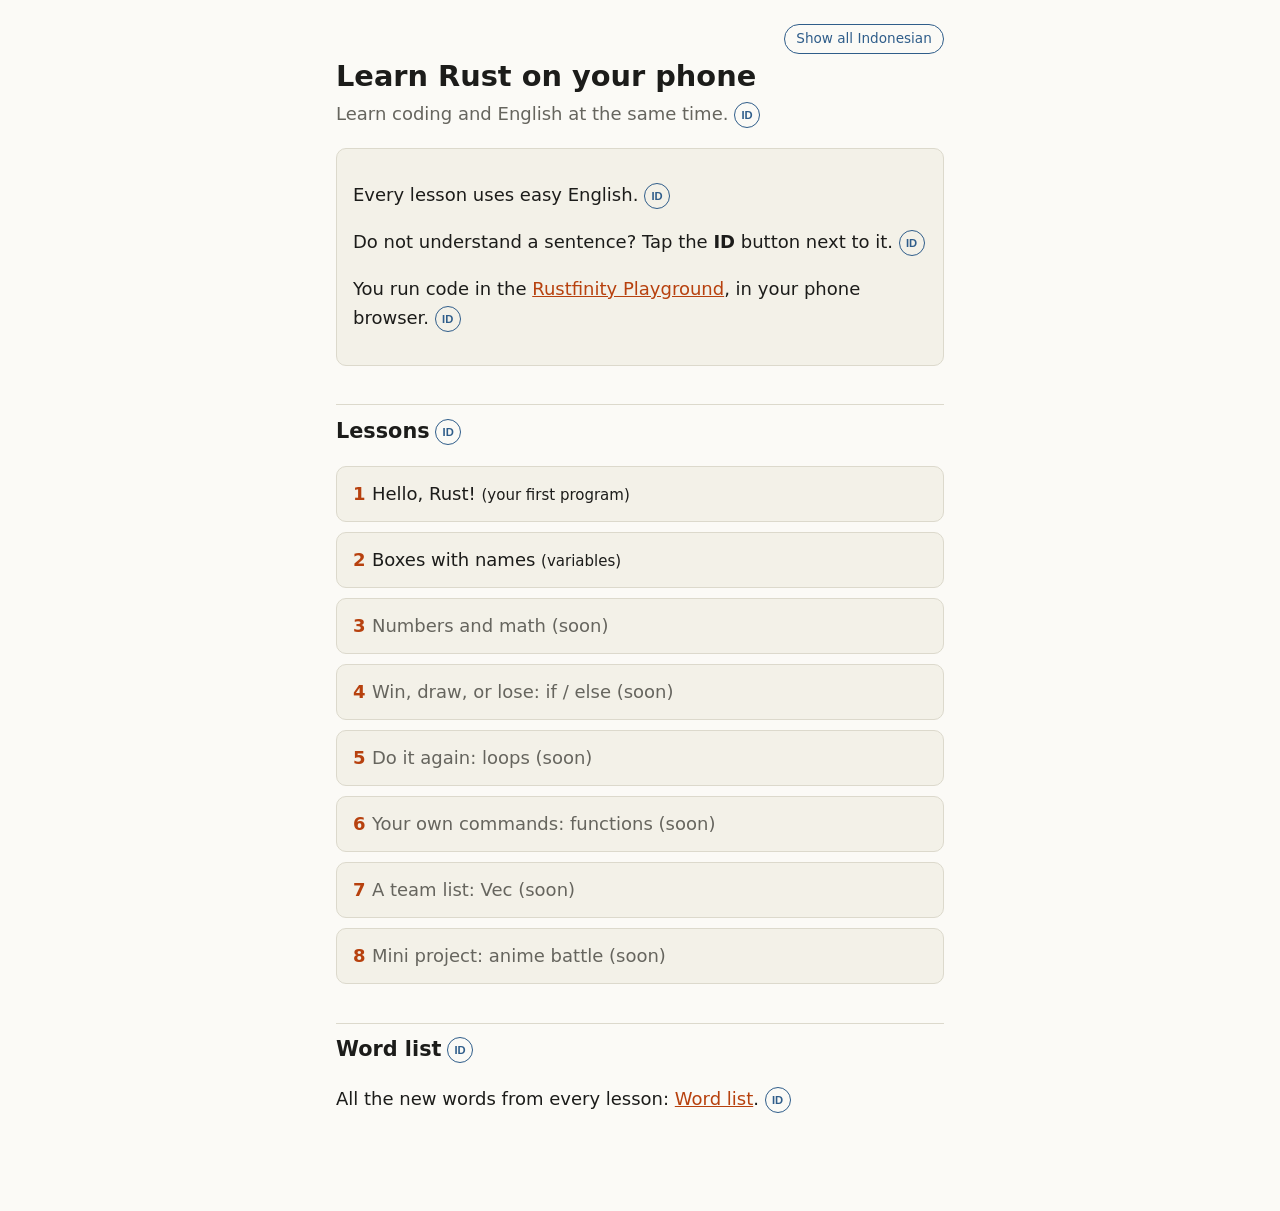
<file: index.html>
<!doctype html>
<html lang="en">
<head>
<meta charset="utf-8">
<meta name="viewport" content="width=device-width, initial-scale=1">
<title>Rust Basics</title>
<link rel="stylesheet" href="assets/style.css">
</head>
<body>
<main>
<div class="topbar">
  <span></span>
  <button class="tr-all" type="button" data-tr-all>Show all Indonesian</button>
</div>

<h1>Learn Rust on your phone</h1>
<p class="sub" data-id="Belajar coding dan bahasa Inggris sekaligus.">Learn coding and English at the same time.</p>

<div class="card">
  <p data-id="Semua pelajaran dalam bahasa Inggris yang mudah.">Every lesson uses easy English.</p>
  <p data-id="Tidak paham satu kalimat? Tap tombol ID di sebelahnya.">Do not understand a sentence? Tap the <b>ID</b> button next to it.</p>
  <p data-id="Kamu menjalankan kode di Rustfinity Playground, langsung dari browser HP.">You run code in the <a href="https://www.rustfinity.com/playground" target="_blank" rel="noopener">Rustfinity Playground</a>, in your phone browser.</p>
</div>

<h2 data-id="Pelajaran">Lessons</h2>
<ul class="lesson-list">
  <li data-lesson="0001"><a href="lessons/0001-hello-rust.html"><span class="num">1</span>Hello, Rust! <small>(your first program)</small></a></li>
  <li data-lesson="0002"><a href="lessons/0002-variables.html"><span class="num">2</span>Boxes with names <small>(variables)</small></a></li>
  <li><span class="soon"><span class="num">3</span>Numbers and math (soon)</span></li>
  <li><span class="soon"><span class="num">4</span>Win, draw, or lose: if / else (soon)</span></li>
  <li><span class="soon"><span class="num">5</span>Do it again: loops (soon)</span></li>
  <li><span class="soon"><span class="num">6</span>Your own commands: functions (soon)</span></li>
  <li><span class="soon"><span class="num">7</span>A team list: Vec (soon)</span></li>
  <li><span class="soon"><span class="num">8</span>Mini project: anime battle (soon)</span></li>
</ul>

<h2 data-id="Kamus kecil">Word list</h2>
<p data-id="Semua kata baru dari setiap pelajaran.">All the new words from every lesson: <a href="reference/words.html">Word list</a>.</p>
</main>
<script src="assets/lesson.js"></script>
</body>
</html>
</file>
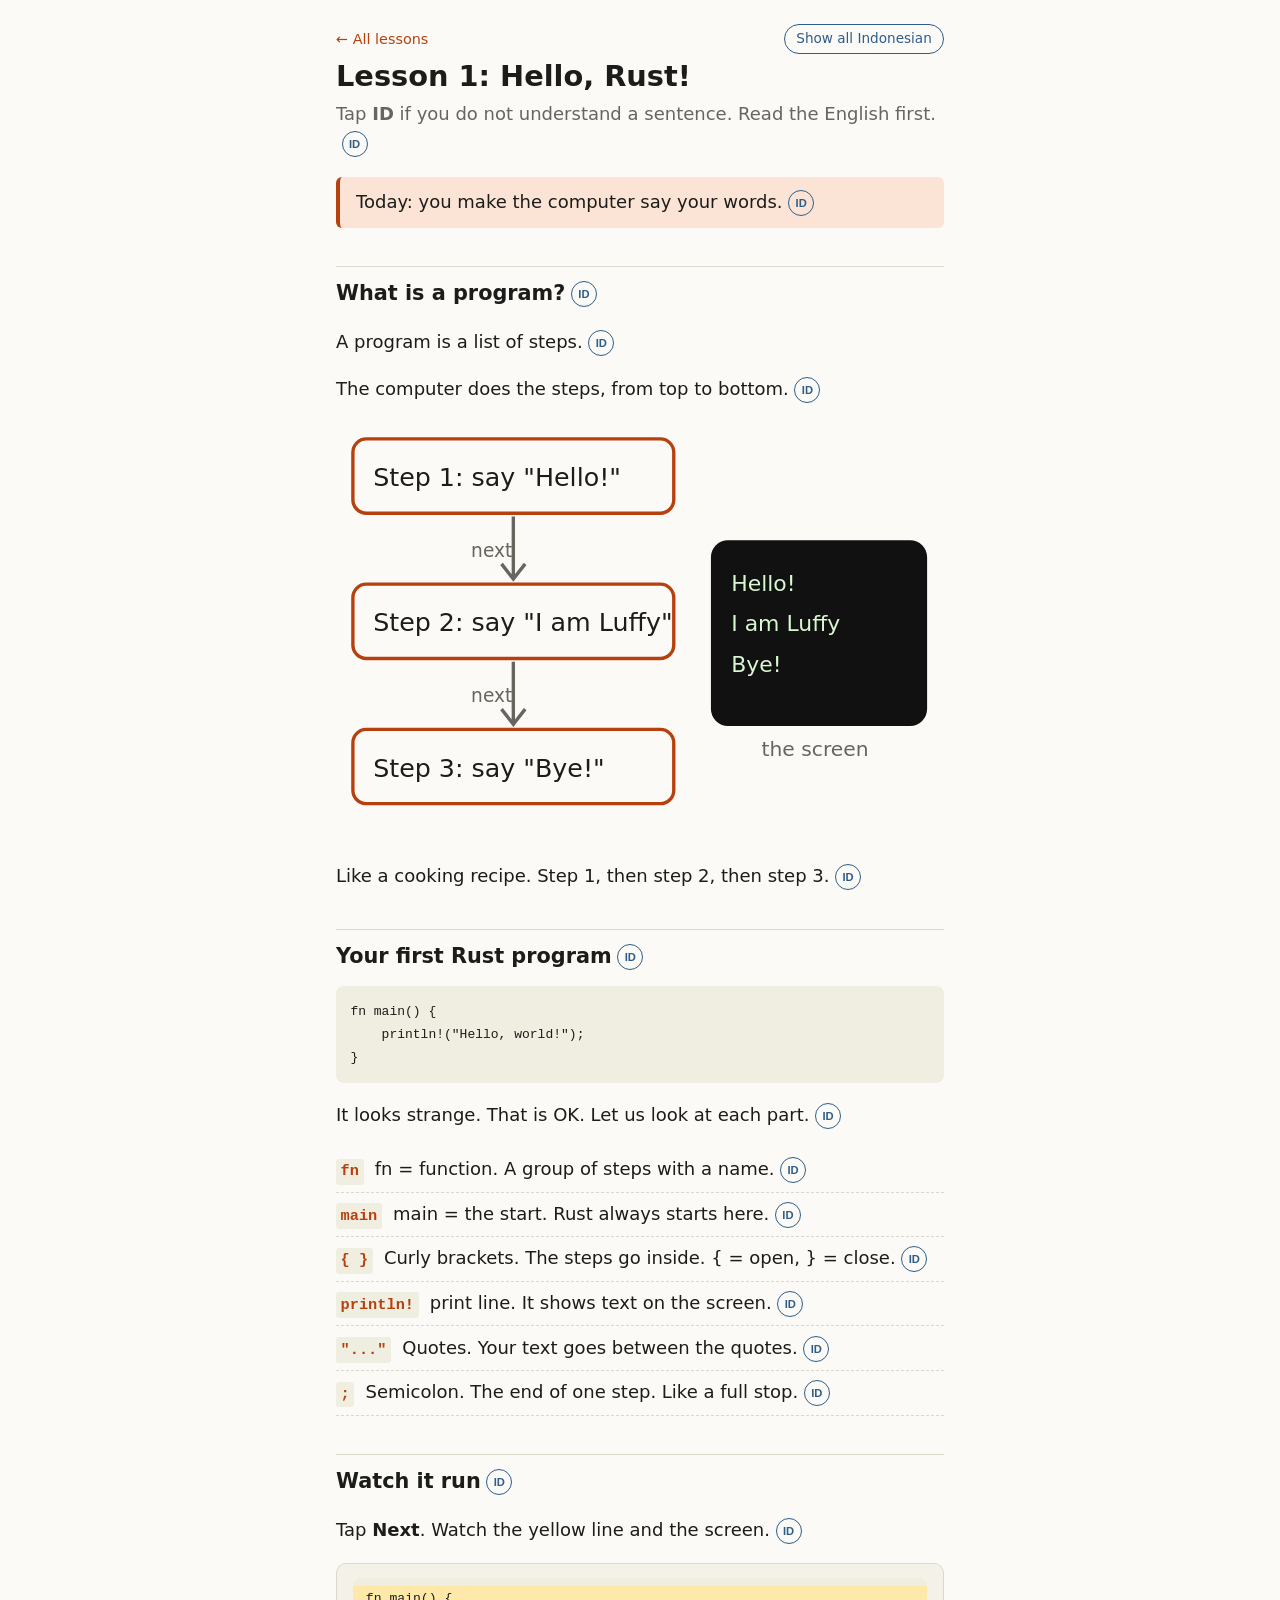
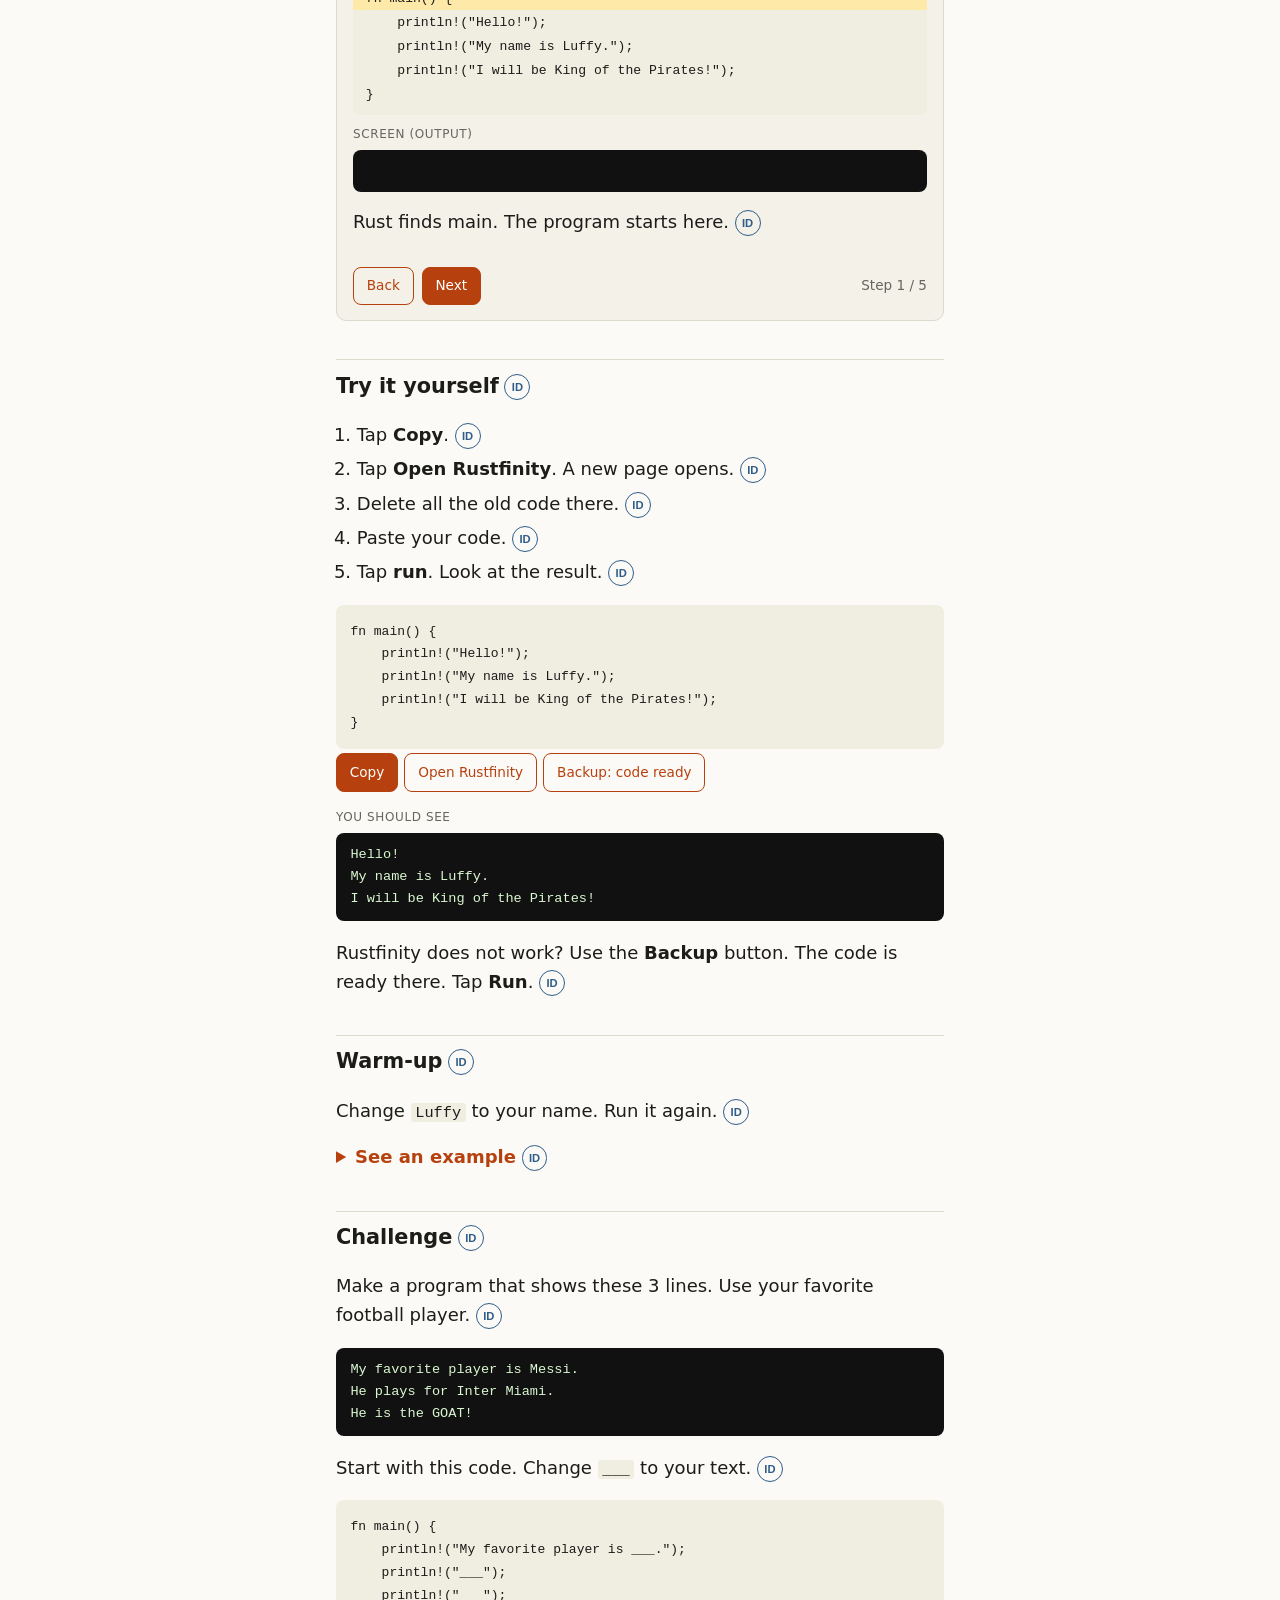
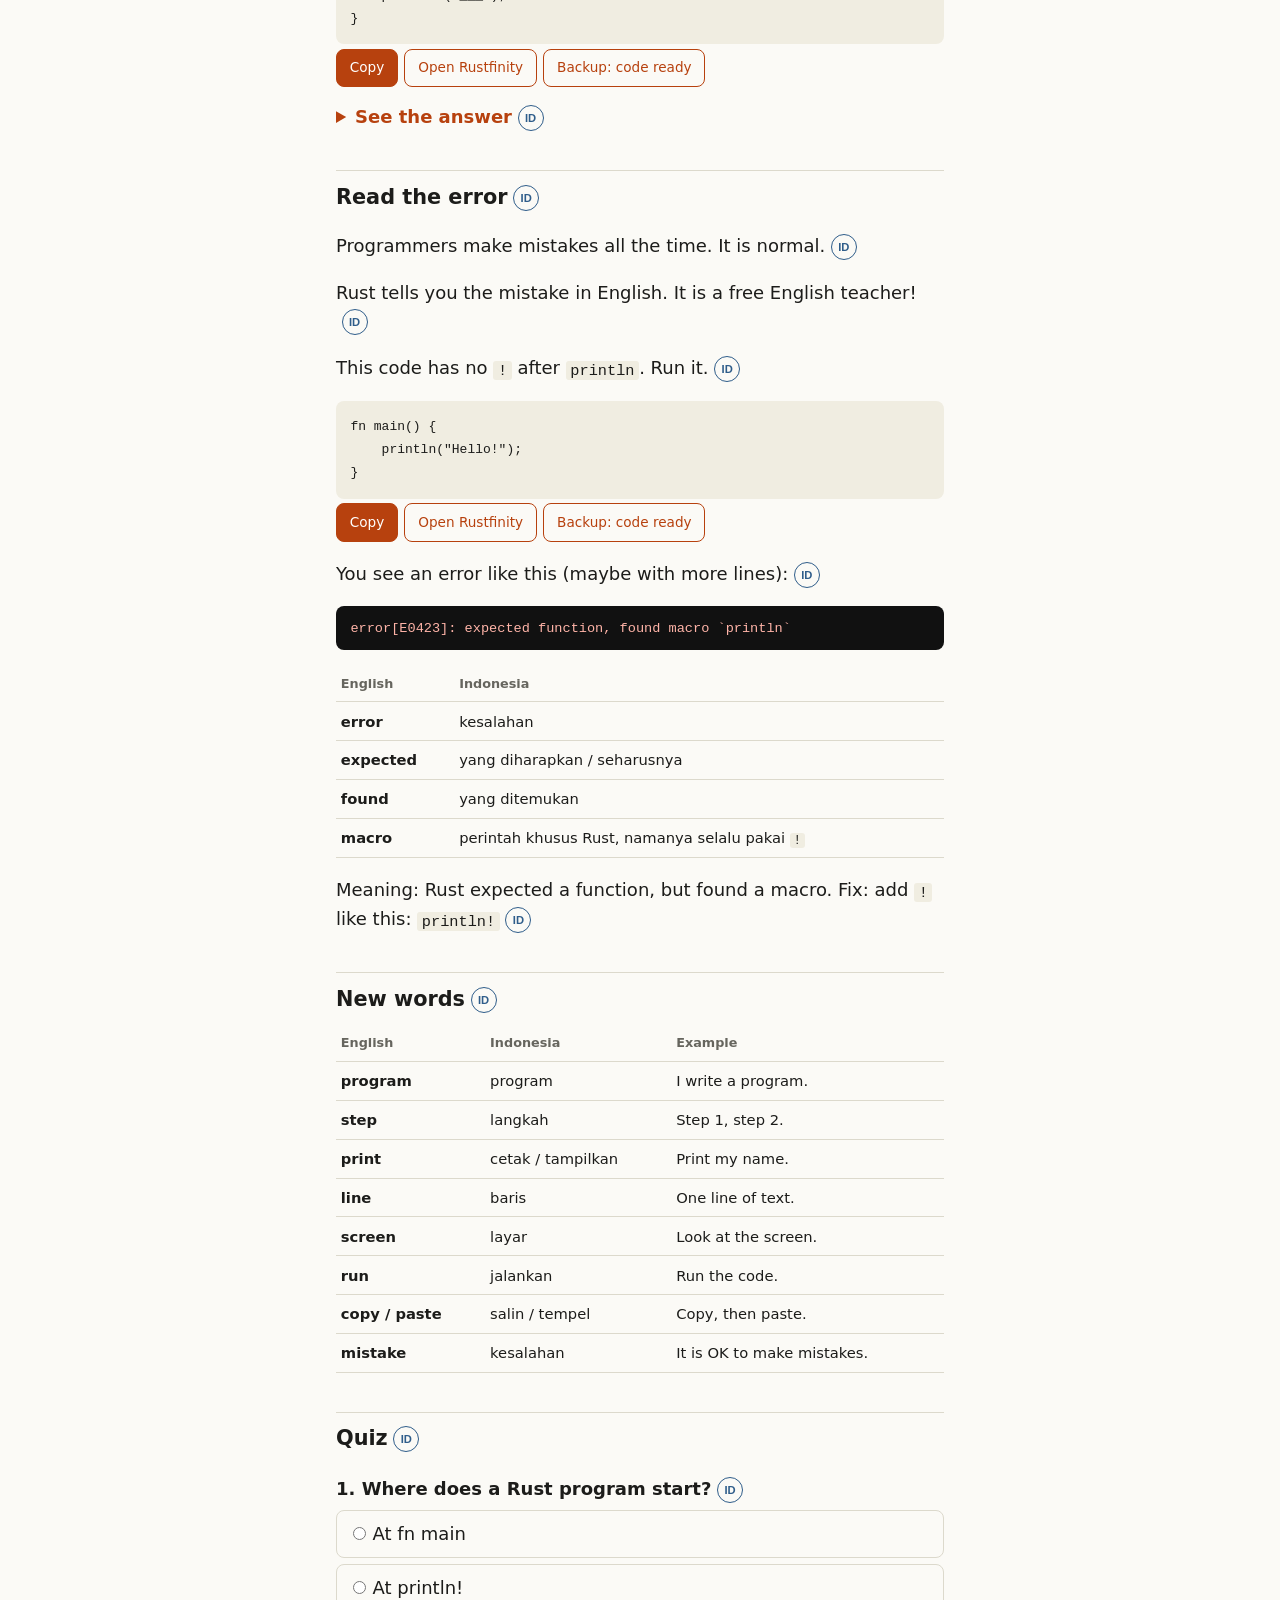
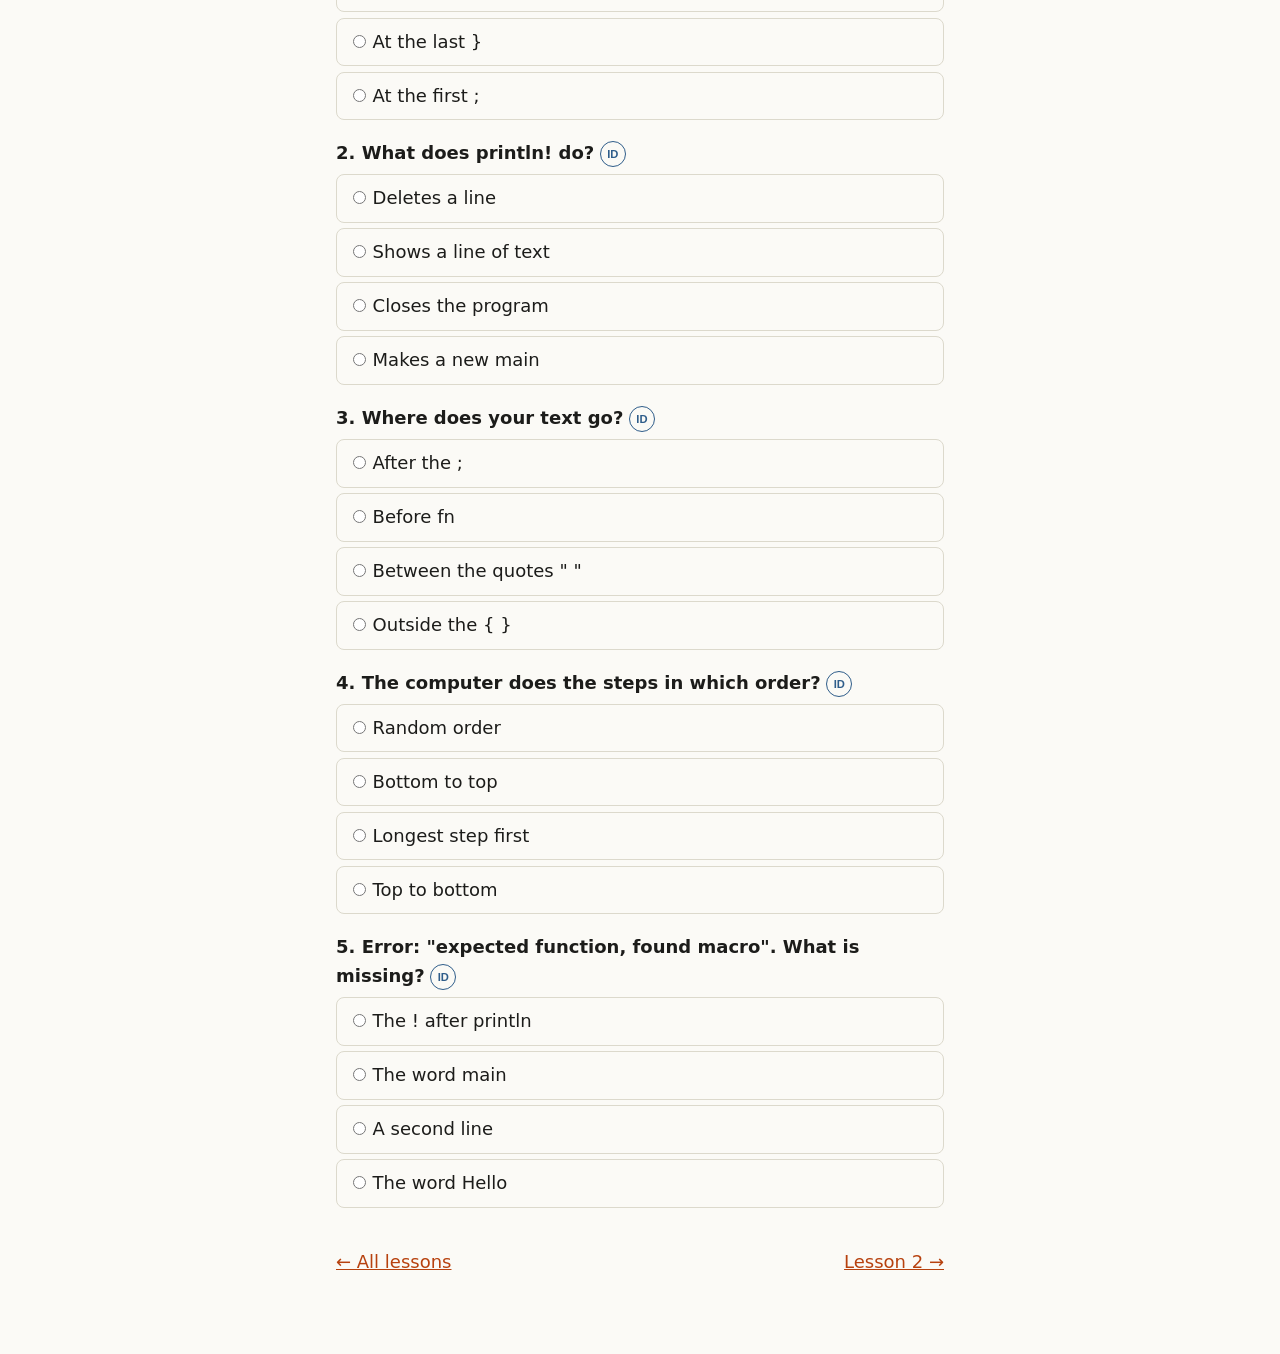
<file: lessons/0001-hello-rust.html>
<!doctype html>
<html lang="en">
<head>
<meta charset="utf-8">
<meta name="viewport" content="width=device-width, initial-scale=1">
<title>Lesson 1: Hello, Rust</title>
<link rel="stylesheet" href="../assets/style.css">
</head>
<body>
<main>
<div class="topbar">
  <a href="../index.html">&larr; All lessons</a>
  <button class="tr-all" type="button" data-tr-all>Show all Indonesian</button>
</div>

<h1>Lesson 1: Hello, Rust!</h1>
<p class="sub" data-id="Tap tombol ID kalau kamu tidak paham kalimatnya. Coba baca bahasa Inggrisnya dulu.">Tap <b>ID</b> if you do not understand a sentence. Read the English first.</p>

<p class="goal" data-id="Hari ini: kamu membuat komputer mengucapkan kata-katamu.">Today: you make the computer say your words.</p>

<!-- ============ 1 ============ -->
<h2 data-id="Apa itu program?">What is a program?</h2>
<p data-id="Program adalah daftar langkah.">A program is a list of steps.</p>
<p data-id="Komputer menjalankan langkah-langkahnya, dari atas ke bawah.">The computer does the steps, from top to bottom.</p>

<svg viewBox="0 0 360 250" role="img" aria-label="Steps go down one by one, then the screen shows text">
  <rect x="10" y="10" width="190" height="44" rx="8" fill="none" stroke="currentColor" style="stroke:var(--accent)" stroke-width="2"/>
  <text x="22" y="38" font-size="15">Step 1: say "Hello!"</text>
  <rect x="10" y="96" width="190" height="44" rx="8" fill="none" style="stroke:var(--accent)" stroke-width="2"/>
  <text x="22" y="124" font-size="15">Step 2: say "I am Luffy"</text>
  <rect x="10" y="182" width="190" height="44" rx="8" fill="none" style="stroke:var(--accent)" stroke-width="2"/>
  <text x="22" y="210" font-size="15">Step 3: say "Bye!"</text>
  <path d="M105 56 V92 M98 84 L105 93 L112 84" fill="none" style="stroke:var(--muted)" stroke-width="2"/>
  <path d="M105 142 V178 M98 170 L105 179 L112 170" fill="none" style="stroke:var(--muted)" stroke-width="2"/>
  <text x="80" y="80" font-size="11" style="fill:var(--muted)">next</text>
  <text x="80" y="166" font-size="11" style="fill:var(--muted)">next</text>
  <rect x="222" y="70" width="128" height="110" rx="10" fill="#111"/>
  <text x="234" y="100" font-size="13" style="fill:#d9f7d0" font-family="monospace">Hello!</text>
  <text x="234" y="124" font-size="13" style="fill:#d9f7d0" font-family="monospace">I am Luffy</text>
  <text x="234" y="148" font-size="13" style="fill:#d9f7d0" font-family="monospace">Bye!</text>
  <text x="252" y="198" font-size="12" style="fill:var(--muted)">the screen</text>
</svg>

<p data-id="Seperti resep masakan. Langkah 1, lalu langkah 2, lalu langkah 3.">Like a cooking recipe. Step 1, then step 2, then step 3.</p>

<!-- ============ 2 ============ -->
<h2 data-id="Program Rust pertamamu">Your first Rust program</h2>
<pre><code>fn main() {
    println!("Hello, world!");
}</code></pre>
<p data-id="Kelihatannya aneh. Tidak apa-apa. Ayo lihat setiap bagian.">It looks strange. That is OK. Let us look at each part.</p>

<ul class="anatomy">
  <li><code>fn</code><span data-id="fn = function (fungsi). Sebuah kelompok langkah yang punya nama.">fn = function. A group of steps with a name.</span></li>
  <li><code>main</code><span data-id="main = utama. Rust selalu mulai dari sini.">main = the start. Rust always starts here.</span></li>
  <li><code>{ }</code><span data-id="Kurung kurawal. Langkah-langkah ada di dalamnya. { = buka, } = tutup.">Curly brackets. The steps go inside. { = open, } = close.</span></li>
  <li><code>println!</code><span data-id="print line = cetak satu baris. Menampilkan teks di layar.">print line. It shows text on the screen.</span></li>
  <li><code>"..."</code><span data-id="Tanda kutip. Teks kamu ada di antara tanda kutip.">Quotes. Your text goes between the quotes.</span></li>
  <li><code>;</code><span data-id="Titik koma. Akhir dari satu langkah. Seperti titik di akhir kalimat.">Semicolon. The end of one step. Like a full stop.</span></li>
</ul>

<!-- ============ 3 ============ -->
<h2 data-id="Lihat programnya berjalan">Watch it run</h2>
<p data-id="Tap Next. Lihat baris yang kuning dan layarnya.">Tap <b>Next</b>. Watch the yellow line and the screen.</p>

<div class="card stepper" data-stepper>
<script type="application/json">
{
  "code": [
    "fn main() {",
    "    println!(\"Hello!\");",
    "    println!(\"My name is Luffy.\");",
    "    println!(\"I will be King of the Pirates!\");",
    "}"
  ],
  "steps": [
    {"line": 0, "say": "Rust finds main. The program starts here.", "say_id": "Rust mencari main. Program mulai dari sini."},
    {"line": 1, "print": "Hello!", "say": "Step 1. println! shows Hello! on the screen.", "say_id": "Langkah 1. println! menampilkan Hello! di layar."},
    {"line": 2, "print": "My name is Luffy.", "say": "Step 2. A new line appears under the first one.", "say_id": "Langkah 2. Baris baru muncul di bawah baris pertama."},
    {"line": 3, "print": "I will be King of the Pirates!", "say": "Step 3. One more line.", "say_id": "Langkah 3. Satu baris lagi."},
    {"line": 4, "say": "The } closes main. The program ends. Done!", "say_id": "Tanda } menutup main. Program selesai."}
  ]
}
</script>
</div>

<!-- ============ 4 ============ -->
<h2 data-id="Coba sendiri">Try it yourself</h2>
<ol class="steps">
  <li data-id="Tap Copy.">Tap <b>Copy</b>.</li>
  <li data-id="Tap Open Rustfinity. Halaman baru terbuka.">Tap <b>Open Rustfinity</b>. A new page opens.</li>
  <li data-id="Hapus semua kode yang lama di sana.">Delete all the old code there.</li>
  <li data-id="Tempel (paste) kodemu.">Paste your code.</li>
  <li data-id="Tap run. Lihat hasilnya di bawah.">Tap <b>run</b>. Look at the result.</li>
</ol>

<pre data-run><code>fn main() {
    println!("Hello!");
    println!("My name is Luffy.");
    println!("I will be King of the Pirates!");
}</code></pre>

<div class="label">You should see</div>
<div class="output">Hello!
My name is Luffy.
I will be King of the Pirates!</div>

<p class="note" data-id="Rustfinity tidak mau terbuka? Pakai tombol Backup. Kodenya sudah siap di sana. Tap Run.">Rustfinity does not work? Use the <b>Backup</b> button. The code is ready there. Tap <b>Run</b>.</p>

<!-- ============ 5 ============ -->
<h2 data-id="Pemanasan">Warm-up</h2>
<p data-id="Ganti Luffy dengan namamu. Jalankan lagi.">Change <code>Luffy</code> to your name. Run it again.</p>
<details>
  <summary data-id="Lihat contoh">See an example</summary>
<pre><code>fn main() {
    println!("Hello!");
    println!("My name is Raka.");
    println!("I will be King of the Pirates!");
}</code></pre>
</details>

<!-- ============ 6 ============ -->
<h2 data-id="Tantangan">Challenge</h2>
<p data-id="Buat program yang menampilkan 3 baris ini. Pakai pemain sepak bola favoritmu.">Make a program that shows these 3 lines. Use your favorite football player.</p>
<div class="output">My favorite player is Messi.
He plays for Inter Miami.
He is the GOAT!</div>
<p data-id="Mulai dari kode ini. Ganti ___ dengan teksmu.">Start with this code. Change <code>___</code> to your text.</p>
<pre data-run><code>fn main() {
    println!("My favorite player is ___.");
    println!("___");
    println!("___");
}</code></pre>
<details>
  <summary data-id="Lihat jawaban">See the answer</summary>
<pre><code>fn main() {
    println!("My favorite player is Messi.");
    println!("He plays for Inter Miami.");
    println!("He is the GOAT!");
}</code></pre>
<p data-id="GOAT = Greatest Of All Time = yang terhebat sepanjang masa.">GOAT = Greatest Of All Time.</p>
</details>

<!-- ============ 7 ============ -->
<h2 data-id="Baca pesan error">Read the error</h2>
<p data-id="Programmer sering membuat kesalahan. Itu normal.">Programmers make mistakes all the time. It is normal.</p>
<p data-id="Rust memberi tahu kesalahannya dalam bahasa Inggris. Dia guru bahasa Inggris gratis!">Rust tells you the mistake in English. It is a free English teacher!</p>
<p data-id="Kode ini tidak punya tanda ! setelah println. Jalankan.">This code has no <code>!</code> after <code>println</code>. Run it.</p>
<pre data-run><code>fn main() {
    println("Hello!");
}</code></pre>
<p data-id="Kamu akan melihat error seperti ini (bisa ada baris lain juga):">You see an error like this (maybe with more lines):</p>
<div class="output err">error[E0423]: expected function, found macro `println`</div>
<table class="words">
  <tr><th>English</th><th>Indonesia</th></tr>
  <tr><td>error</td><td>kesalahan</td></tr>
  <tr><td>expected</td><td>yang diharapkan / seharusnya</td></tr>
  <tr><td>found</td><td>yang ditemukan</td></tr>
  <tr><td>macro</td><td>perintah khusus Rust, namanya selalu pakai <code>!</code></td></tr>
</table>
<p data-id="Artinya: Rust mengharapkan function, tapi menemukan macro. Perbaikan: tambahkan ! seperti ini println!">Meaning: Rust expected a function, but found a macro. Fix: add <code>!</code> like this: <code>println!</code></p>

<!-- ============ 8 ============ -->
<h2 data-id="Kata baru">New words</h2>
<table class="words">
  <tr><th>English</th><th>Indonesia</th><th>Example</th></tr>
  <tr><td>program</td><td>program</td><td>I write a program.</td></tr>
  <tr><td>step</td><td>langkah</td><td>Step 1, step 2.</td></tr>
  <tr><td>print</td><td>cetak / tampilkan</td><td>Print my name.</td></tr>
  <tr><td>line</td><td>baris</td><td>One line of text.</td></tr>
  <tr><td>screen</td><td>layar</td><td>Look at the screen.</td></tr>
  <tr><td>run</td><td>jalankan</td><td>Run the code.</td></tr>
  <tr><td>copy / paste</td><td>salin / tempel</td><td>Copy, then paste.</td></tr>
  <tr><td>mistake</td><td>kesalahan</td><td>It is OK to make mistakes.</td></tr>
</table>

<!-- ============ 9 ============ -->
<h2 data-id="Kuis">Quiz</h2>
<div data-quiz data-lesson="0001">
<script type="application/json">
[
  {"q": "Where does a Rust program start?", "q_id": "Program Rust mulai dari mana?",
   "options": ["At fn main", "At println!", "At the last }", "At the first ;"],
   "answer": 0, "why": "Rust always starts at main.", "why_id": "Rust selalu mulai di main."},
  {"q": "What does println! do?", "q_id": "Apa yang dilakukan println!?",
   "options": ["Deletes a line", "Shows a line of text", "Closes the program", "Makes a new main"],
   "answer": 1, "why": "print line = show one line on the screen.", "why_id": "print line = tampilkan satu baris di layar."},
  {"q": "Where does your text go?", "q_id": "Teksmu ditulis di mana?",
   "options": ["After the ;", "Before fn", "Between the quotes \" \"", "Outside the { }"],
   "answer": 2, "why": "Text goes between the quotes.", "why_id": "Teks ditulis di antara tanda kutip."},
  {"q": "The computer does the steps in which order?", "q_id": "Komputer menjalankan langkah dengan urutan apa?",
   "options": ["Random order", "Bottom to top", "Longest step first", "Top to bottom"],
   "answer": 3, "why": "Top to bottom, one step at a time.", "why_id": "Dari atas ke bawah, satu langkah setiap kali."},
  {"q": "Error: \"expected function, found macro\". What is missing?", "q_id": "Error: \"expected function, found macro\". Apa yang kurang?",
   "options": ["The ! after println", "The word main", "A second line", "The word Hello"],
   "answer": 0, "why": "println is a macro. A macro needs !", "why_id": "println adalah macro. Macro perlu tanda !"}
]
</script>
</div>

<div class="next">
  <a href="../index.html">&larr; All lessons</a>
  <a href="0002-variables.html">Lesson 2 &rarr;</a>
</div>
</main>
<script src="../assets/lesson.js"></script>
</body>
</html>
</file>
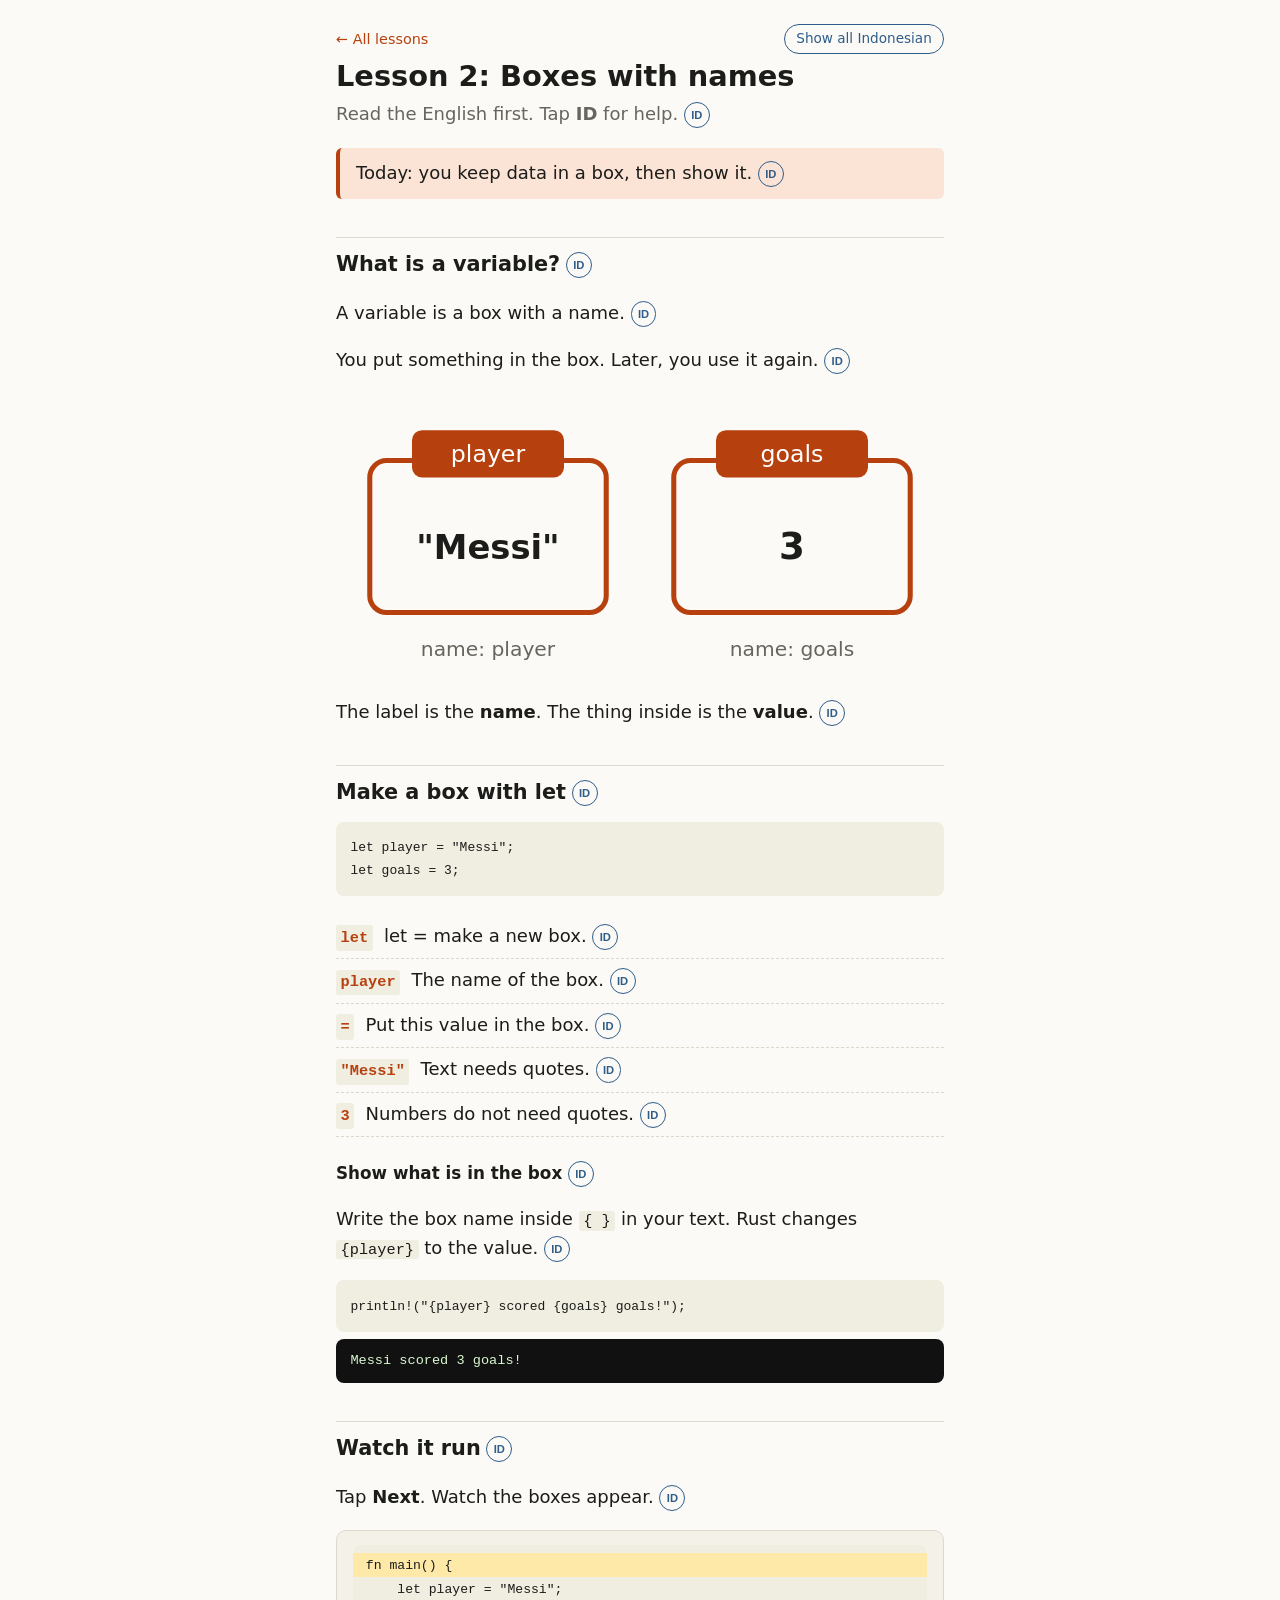
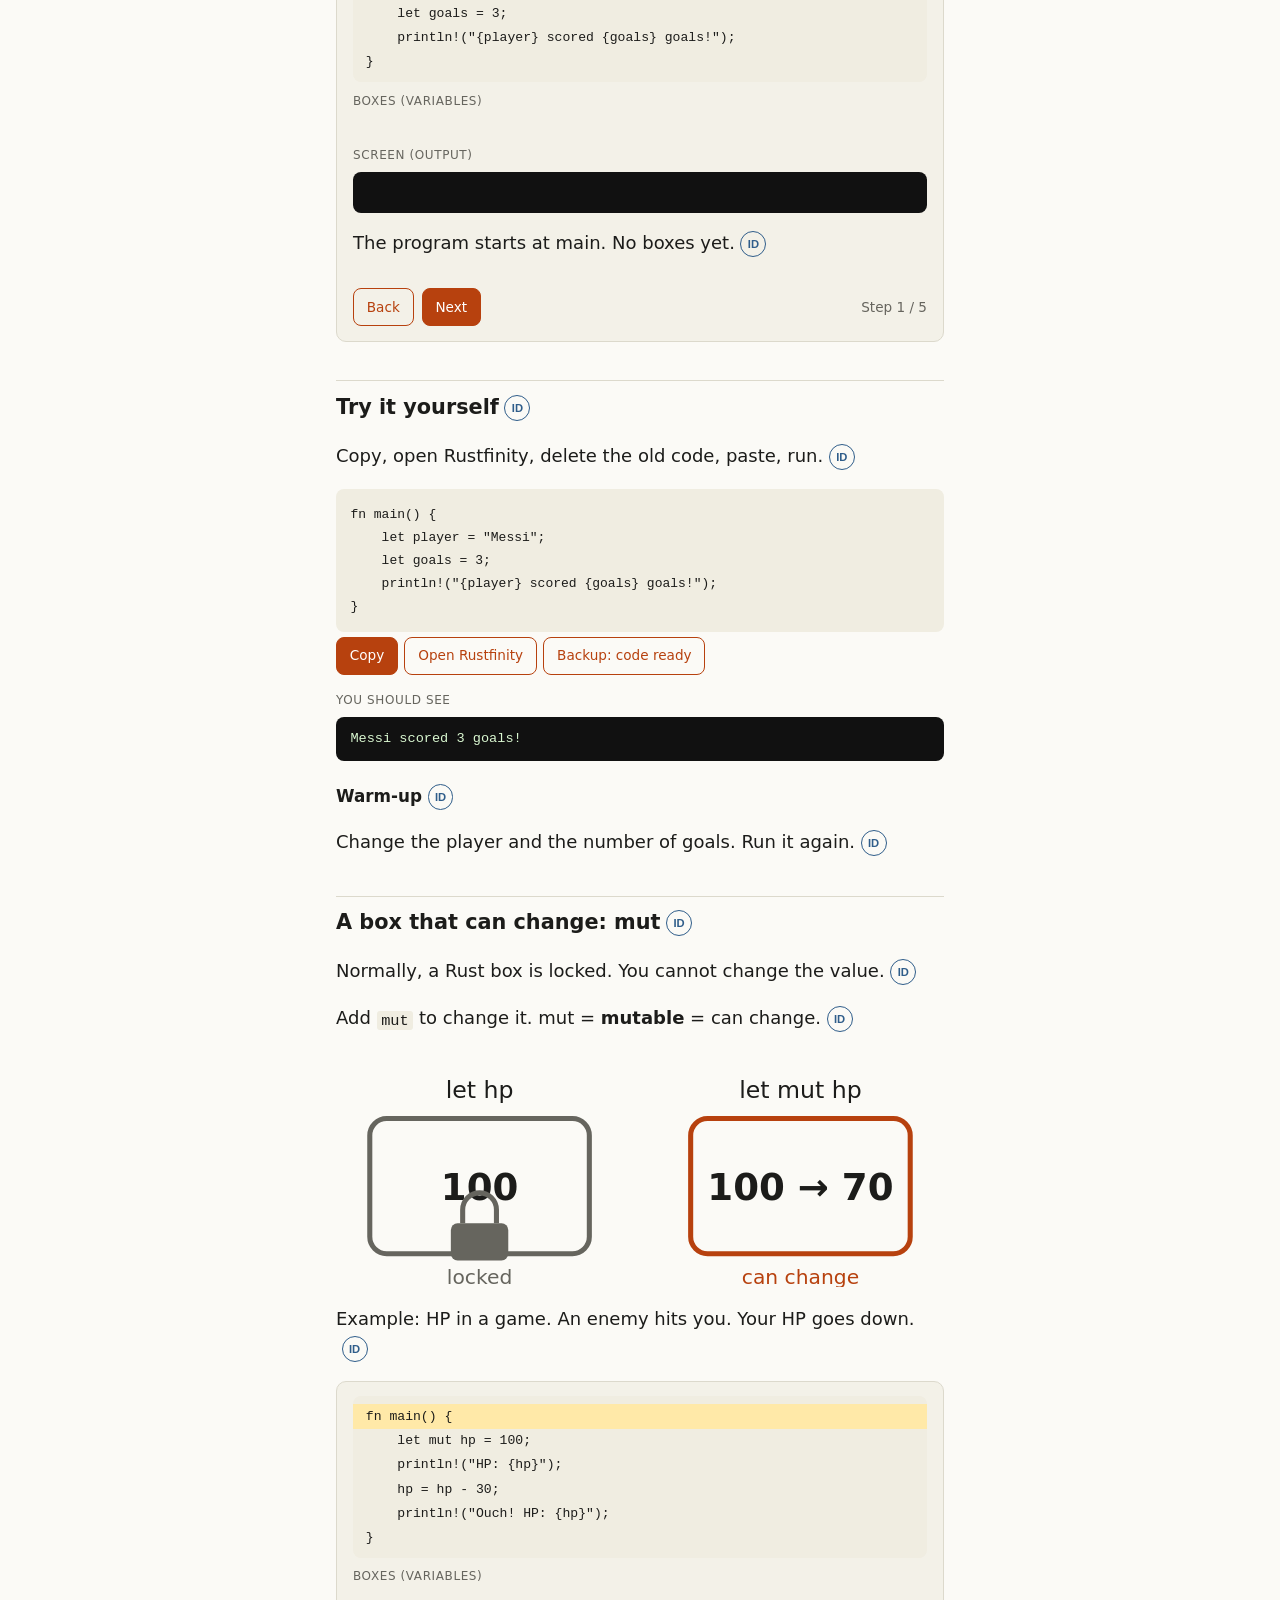
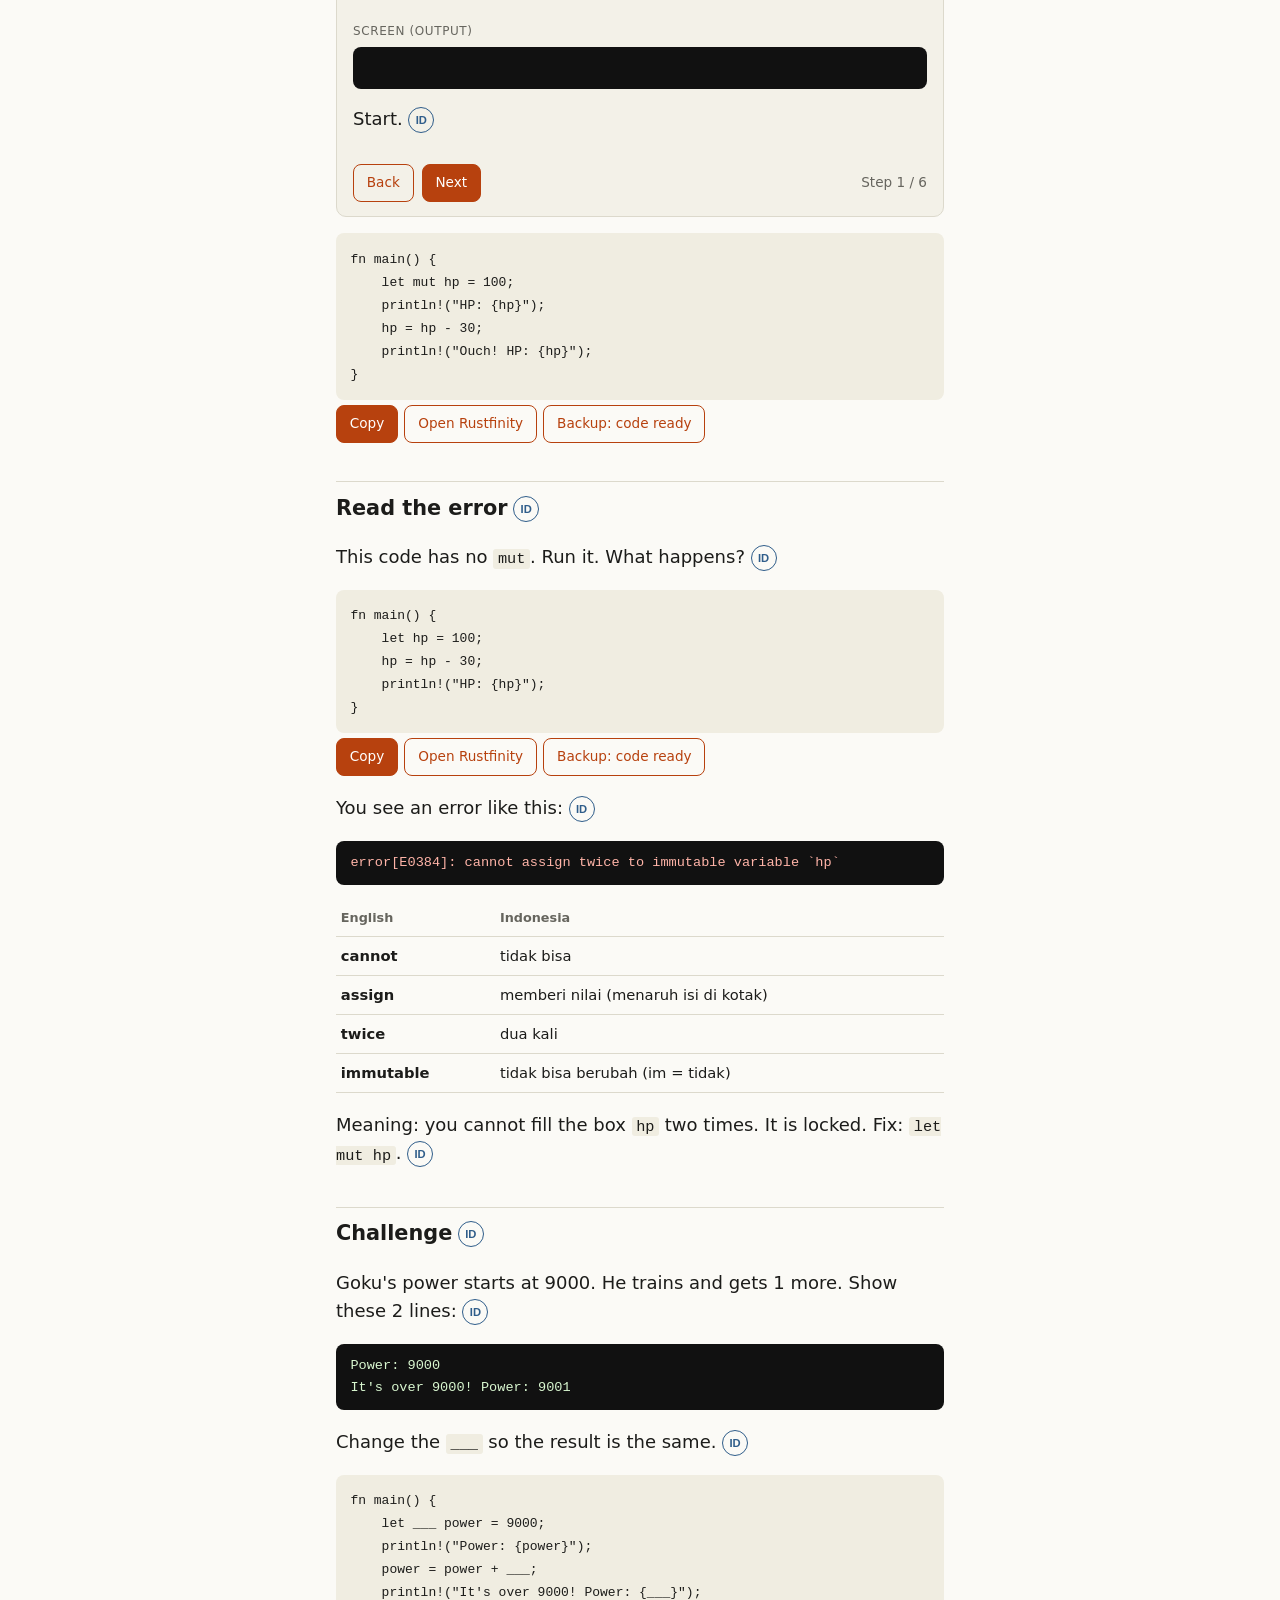
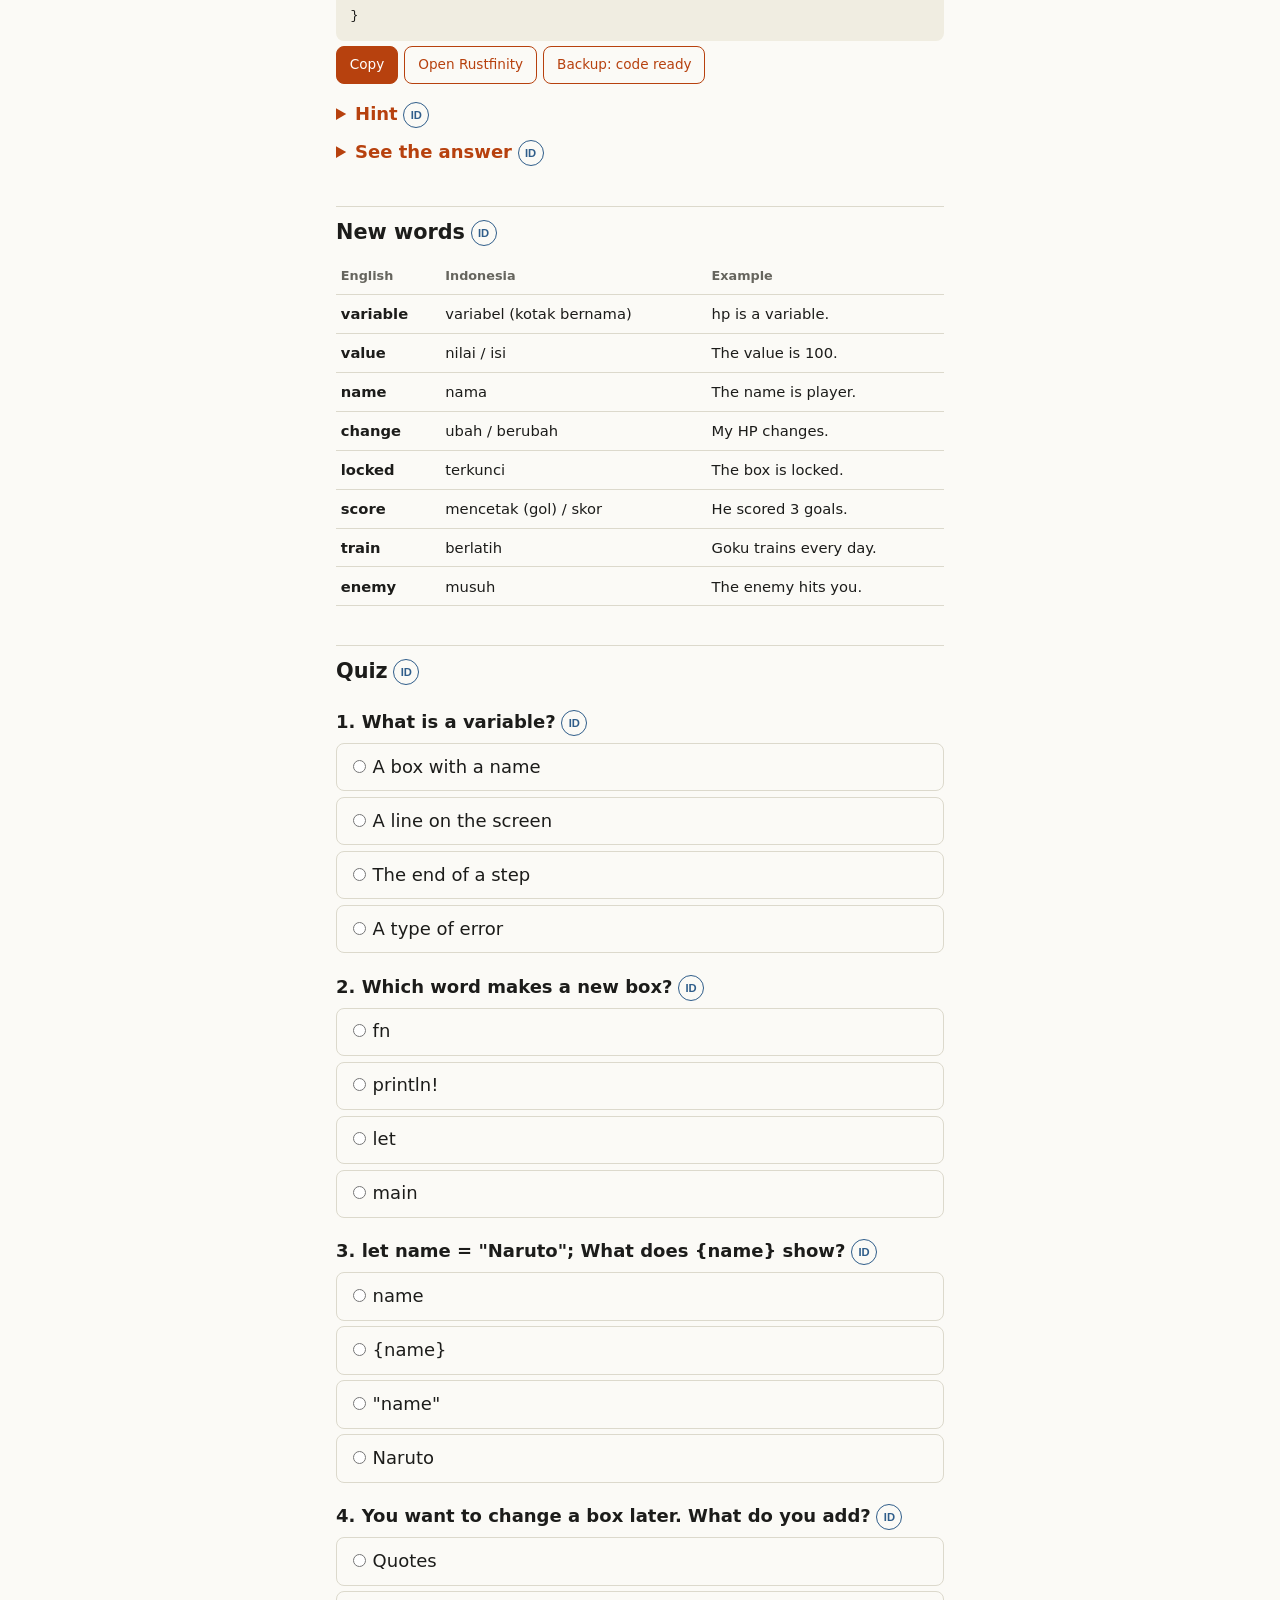
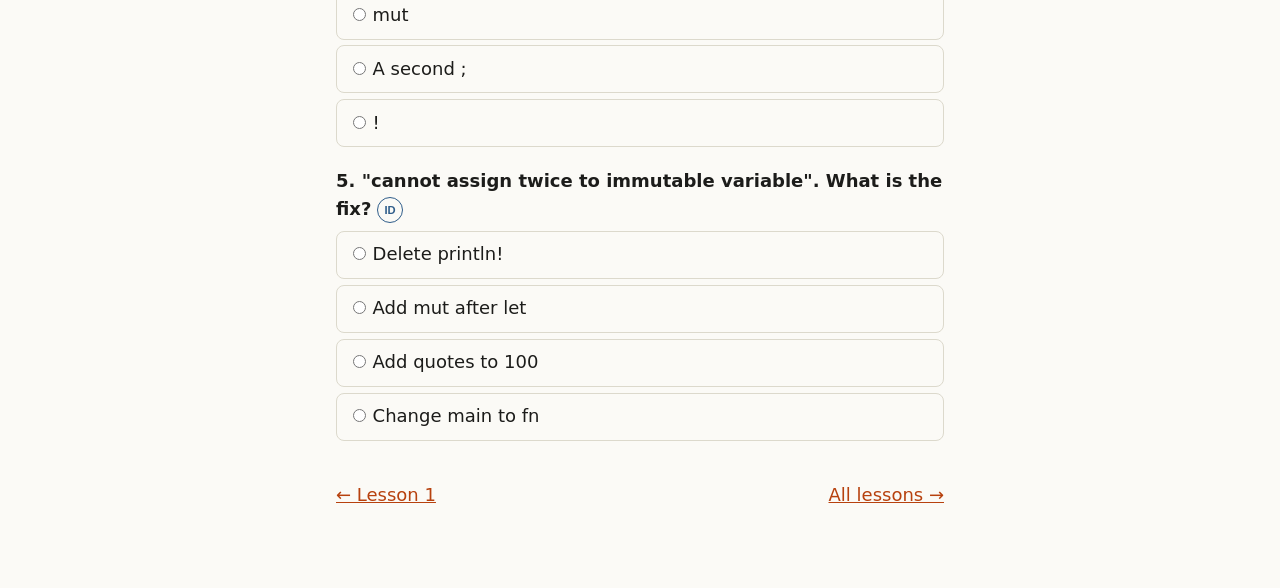
<file: lessons/0002-variables.html>
<!doctype html>
<html lang="en">
<head>
<meta charset="utf-8">
<meta name="viewport" content="width=device-width, initial-scale=1">
<title>Lesson 2: Variables</title>
<link rel="stylesheet" href="../assets/style.css">
</head>
<body>
<main>
<div class="topbar">
  <a href="../index.html">&larr; All lessons</a>
  <button class="tr-all" type="button" data-tr-all>Show all Indonesian</button>
</div>

<h1>Lesson 2: Boxes with names</h1>
<p class="sub" data-id="Baca bahasa Inggrisnya dulu. Tap ID kalau perlu bantuan.">Read the English first. Tap <b>ID</b> for help.</p>

<p class="goal" data-id="Hari ini: kamu menyimpan data di dalam kotak, lalu menampilkannya.">Today: you keep data in a box, then show it.</p>

<!-- ============ 1 ============ -->
<h2 data-id="Apa itu variable?">What is a variable?</h2>
<p data-id="Variable adalah kotak yang punya nama.">A variable is a box with a name.</p>
<p data-id="Kamu menaruh sesuatu di dalam kotak. Nanti kamu memakainya lagi.">You put something in the box. Later, you use it again.</p>

<svg viewBox="0 0 360 170" role="img" aria-label="Two boxes: player holds Messi, goals holds 3">
  <rect x="20" y="40" width="140" height="90" rx="10" fill="none" style="stroke:var(--accent)" stroke-width="3"/>
  <rect x="45" y="22" width="90" height="28" rx="6" style="fill:var(--accent)"/>
  <text x="90" y="41" font-size="14" text-anchor="middle" style="fill:#fff" font-family="monospace">player</text>
  <text x="90" y="98" font-size="20" text-anchor="middle" font-weight="700" font-family="monospace">"Messi"</text>
  <rect x="200" y="40" width="140" height="90" rx="10" fill="none" style="stroke:var(--accent)" stroke-width="3"/>
  <rect x="225" y="22" width="90" height="28" rx="6" style="fill:var(--accent)"/>
  <text x="270" y="41" font-size="14" text-anchor="middle" style="fill:#fff" font-family="monospace">goals</text>
  <text x="270" y="98" font-size="22" text-anchor="middle" font-weight="700" font-family="monospace">3</text>
  <text x="90" y="156" font-size="12" text-anchor="middle" style="fill:var(--muted)">name: player</text>
  <text x="270" y="156" font-size="12" text-anchor="middle" style="fill:var(--muted)">name: goals</text>
</svg>

<p data-id="Label = nama kotak. Isi = nilai (value).">The label is the <b>name</b>. The thing inside is the <b>value</b>.</p>

<!-- ============ 2 ============ -->
<h2 data-id="Membuat kotak dengan let">Make a box with let</h2>
<pre><code>let player = "Messi";
let goals = 3;</code></pre>
<ul class="anatomy">
  <li><code>let</code><span data-id="let = buat kotak baru.">let = make a new box.</span></li>
  <li><code>player</code><span data-id="Nama kotaknya.">The name of the box.</span></li>
  <li><code>=</code><span data-id="Taruh nilai ini di dalam kotak.">Put this value in the box.</span></li>
  <li><code>"Messi"</code><span data-id="Teks perlu tanda kutip.">Text needs quotes.</span></li>
  <li><code>3</code><span data-id="Angka tidak perlu tanda kutip.">Numbers do not need quotes.</span></li>
</ul>

<h3 data-id="Tampilkan isi kotak">Show what is in the box</h3>
<p data-id="Tulis nama kotak di dalam { } di teksmu. Rust mengganti {player} dengan isinya.">Write the box name inside <code>{ }</code> in your text. Rust changes <code>{player}</code> to the value.</p>
<pre><code>println!("{player} scored {goals} goals!");</code></pre>
<div class="output">Messi scored 3 goals!</div>

<!-- ============ 3 ============ -->
<h2 data-id="Lihat programnya berjalan">Watch it run</h2>
<p data-id="Tap Next. Lihat kotak-kotaknya muncul.">Tap <b>Next</b>. Watch the boxes appear.</p>

<div class="card stepper" data-stepper>
<script type="application/json">
{
  "code": [
    "fn main() {",
    "    let player = \"Messi\";",
    "    let goals = 3;",
    "    println!(\"{player} scored {goals} goals!\");",
    "}"
  ],
  "steps": [
    {"line": 0, "say": "The program starts at main. No boxes yet.", "say_id": "Program mulai di main. Belum ada kotak."},
    {"line": 1, "boxes": {"player": "\"Messi\""}, "say": "let makes a box. Its name is player. Inside: \"Messi\".", "say_id": "let membuat kotak bernama player. Isinya: \"Messi\"."},
    {"line": 2, "boxes": {"player": "\"Messi\"", "goals": "3"}, "say": "A second box. Its name is goals. Inside: 3.", "say_id": "Kotak kedua bernama goals. Isinya: 3."},
    {"line": 3, "boxes": {"player": "\"Messi\"", "goals": "3"}, "print": "Messi scored 3 goals!", "say": "Rust looks in the boxes. {player} becomes Messi. {goals} becomes 3.", "say_id": "Rust melihat isi kotak. {player} jadi Messi. {goals} jadi 3."},
    {"line": 4, "boxes": {"player": "\"Messi\"", "goals": "3"}, "say": "The end. Done!", "say_id": "Selesai!"}
  ]
}
</script>
</div>

<!-- ============ 4 ============ -->
<h2 data-id="Coba sendiri">Try it yourself</h2>
<p data-id="Copy, buka Rustfinity, hapus kode lama, paste, lalu run.">Copy, open Rustfinity, delete the old code, paste, run.</p>
<pre data-run><code>fn main() {
    let player = "Messi";
    let goals = 3;
    println!("{player} scored {goals} goals!");
}</code></pre>
<div class="label">You should see</div>
<div class="output">Messi scored 3 goals!</div>

<h3 data-id="Pemanasan">Warm-up</h3>
<p data-id="Ganti pemainnya dan jumlah golnya. Jalankan lagi.">Change the player and the number of goals. Run it again.</p>

<!-- ============ 5 ============ -->
<h2 data-id="Kotak yang bisa berubah: mut">A box that can change: mut</h2>
<p data-id="Biasanya kotak di Rust terkunci. Isinya tidak bisa diganti.">Normally, a Rust box is locked. You cannot change the value.</p>
<p data-id="Tambahkan mut supaya bisa diganti. mut = mutable = bisa berubah.">Add <code>mut</code> to change it. mut = <b>mutable</b> = can change.</p>

<svg viewBox="0 0 360 140" role="img" aria-label="A locked box and an open box marked mut">
  <rect x="20" y="40" width="130" height="80" rx="10" fill="none" style="stroke:var(--muted)" stroke-width="3"/>
  <text x="85" y="28" font-size="14" text-anchor="middle" font-family="monospace">let hp</text>
  <text x="85" y="88" font-size="22" text-anchor="middle" font-weight="700" font-family="monospace">100</text>
  <rect x="68" y="102" width="34" height="22" rx="4" style="fill:var(--muted)"/>
  <path d="M75 102 V94 a10 10 0 0 1 20 0 V102" fill="none" style="stroke:var(--muted)" stroke-width="3"/>
  <text x="85" y="138" font-size="12" text-anchor="middle" style="fill:var(--muted)">locked</text>
  <rect x="210" y="40" width="130" height="80" rx="10" fill="none" style="stroke:var(--accent)" stroke-width="3"/>
  <text x="275" y="28" font-size="14" text-anchor="middle" font-family="monospace">let mut hp</text>
  <text x="275" y="88" font-size="22" text-anchor="middle" font-weight="700" font-family="monospace">100 → 70</text>
  <text x="275" y="138" font-size="12" text-anchor="middle" style="fill:var(--accent)">can change</text>
</svg>

<p data-id="Contoh: HP di game. Kamu kena serang, HP turun.">Example: HP in a game. An enemy hits you. Your HP goes down.</p>

<div class="card stepper" data-stepper>
<script type="application/json">
{
  "code": [
    "fn main() {",
    "    let mut hp = 100;",
    "    println!(\"HP: {hp}\");",
    "    hp = hp - 30;",
    "    println!(\"Ouch! HP: {hp}\");",
    "}"
  ],
  "steps": [
    {"line": 0, "say": "Start.", "say_id": "Mulai."},
    {"line": 1, "boxes": {"hp": "100"}, "say": "A box called hp. It has mut, so it can change.", "say_id": "Kotak bernama hp. Ada mut, jadi isinya bisa berubah."},
    {"line": 2, "boxes": {"hp": "100"}, "print": "HP: 100", "say": "Show the HP.", "say_id": "Tampilkan HP."},
    {"line": 3, "boxes": {"hp": "70"}, "say": "The enemy hits! Take 100, minus 30. Put 70 back in the box.", "say_id": "Musuh menyerang! Ambil 100, kurangi 30. Taruh 70 kembali di kotak."},
    {"line": 4, "boxes": {"hp": "70"}, "print": "Ouch! HP: 70", "say": "Show the new HP.", "say_id": "Tampilkan HP yang baru."},
    {"line": 5, "boxes": {"hp": "70"}, "say": "Done!", "say_id": "Selesai!"}
  ]
}
</script>
</div>

<pre data-run><code>fn main() {
    let mut hp = 100;
    println!("HP: {hp}");
    hp = hp - 30;
    println!("Ouch! HP: {hp}");
}</code></pre>

<!-- ============ 6 ============ -->
<h2 data-id="Baca pesan error">Read the error</h2>
<p data-id="Kode ini tidak punya mut. Jalankan. Apa yang terjadi?">This code has no <code>mut</code>. Run it. What happens?</p>
<pre data-run><code>fn main() {
    let hp = 100;
    hp = hp - 30;
    println!("HP: {hp}");
}</code></pre>
<p data-id="Kamu akan melihat error seperti ini:">You see an error like this:</p>
<div class="output err">error[E0384]: cannot assign twice to immutable variable `hp`</div>
<table class="words">
  <tr><th>English</th><th>Indonesia</th></tr>
  <tr><td>cannot</td><td>tidak bisa</td></tr>
  <tr><td>assign</td><td>memberi nilai (menaruh isi di kotak)</td></tr>
  <tr><td>twice</td><td>dua kali</td></tr>
  <tr><td>immutable</td><td>tidak bisa berubah (im = tidak)</td></tr>
</table>
<p data-id="Artinya: kamu tidak bisa mengisi kotak hp dua kali, karena kotaknya terkunci. Perbaikan: let mut hp.">Meaning: you cannot fill the box <code>hp</code> two times. It is locked. Fix: <code>let mut hp</code>.</p>

<!-- ============ 7 ============ -->
<h2 data-id="Tantangan">Challenge</h2>
<p data-id="Kekuatan Goku mulai dari 9000. Dia berlatih dan dapat tambahan 1. Tampilkan dua baris ini:">Goku's power starts at 9000. He trains and gets 1 more. Show these 2 lines:</p>
<div class="output">Power: 9000
It's over 9000! Power: 9001</div>
<p data-id="Ganti ___ supaya hasilnya sama.">Change the <code>___</code> so the result is the same.</p>
<pre data-run><code>fn main() {
    let ___ power = 9000;
    println!("Power: {power}");
    power = power + ___;
    println!("It's over 9000! Power: {___}");
}</code></pre>
<details>
  <summary data-id="Petunjuk">Hint</summary>
  <p data-id="Kotaknya berubah. Kata apa yang membuat kotak bisa berubah?">The box changes. Which word lets a box change?</p>
</details>
<details>
  <summary data-id="Lihat jawaban">See the answer</summary>
<pre><code>fn main() {
    let mut power = 9000;
    println!("Power: {power}");
    power = power + 1;
    println!("It's over 9000! Power: {power}");
}</code></pre>
</details>

<!-- ============ 8 ============ -->
<h2 data-id="Kata baru">New words</h2>
<table class="words">
  <tr><th>English</th><th>Indonesia</th><th>Example</th></tr>
  <tr><td>variable</td><td>variabel (kotak bernama)</td><td>hp is a variable.</td></tr>
  <tr><td>value</td><td>nilai / isi</td><td>The value is 100.</td></tr>
  <tr><td>name</td><td>nama</td><td>The name is player.</td></tr>
  <tr><td>change</td><td>ubah / berubah</td><td>My HP changes.</td></tr>
  <tr><td>locked</td><td>terkunci</td><td>The box is locked.</td></tr>
  <tr><td>score</td><td>mencetak (gol) / skor</td><td>He scored 3 goals.</td></tr>
  <tr><td>train</td><td>berlatih</td><td>Goku trains every day.</td></tr>
  <tr><td>enemy</td><td>musuh</td><td>The enemy hits you.</td></tr>
</table>

<!-- ============ 9 ============ -->
<h2 data-id="Kuis">Quiz</h2>
<div data-quiz data-lesson="0002">
<script type="application/json">
[
  {"q": "What is a variable?", "q_id": "Apa itu variable?",
   "options": ["A box with a name", "A line on the screen", "The end of a step", "A type of error"],
   "answer": 0, "why": "A variable keeps a value under a name.", "why_id": "Variable menyimpan nilai dengan sebuah nama."},
  {"q": "Which word makes a new box?", "q_id": "Kata apa yang membuat kotak baru?",
   "options": ["fn", "println!", "let", "main"],
   "answer": 2, "why": "let makes a new variable.", "why_id": "let membuat variable baru."},
  {"q": "let name = \"Naruto\"; What does {name} show?", "q_id": "let name = \"Naruto\"; {name} menampilkan apa?",
   "options": ["name", "{name}", "\"name\"", "Naruto"],
   "answer": 3, "why": "Rust puts the value of the box in the text.", "why_id": "Rust memasukkan isi kotak ke dalam teks."},
  {"q": "You want to change a box later. What do you add?", "q_id": "Kamu mau mengubah isi kotak nanti. Apa yang kamu tambahkan?",
   "options": ["Quotes", "mut", "A second ;", "!"],
   "answer": 1, "why": "mut = mutable = can change.", "why_id": "mut = mutable = bisa berubah."},
  {"q": "\"cannot assign twice to immutable variable\". What is the fix?", "q_id": "\"cannot assign twice to immutable variable\". Apa perbaikannya?",
   "options": ["Delete println!", "Add mut after let", "Add quotes to 100", "Change main to fn"],
   "answer": 1, "why": "The box is locked. mut unlocks it.", "why_id": "Kotaknya terkunci. mut membukanya."}
]
</script>
</div>

<div class="next">
  <a href="0001-hello-rust.html">&larr; Lesson 1</a>
  <a href="../index.html">All lessons &rarr;</a>
</div>
</main>
<script src="../assets/lesson.js"></script>
</body>
</html>
</file>
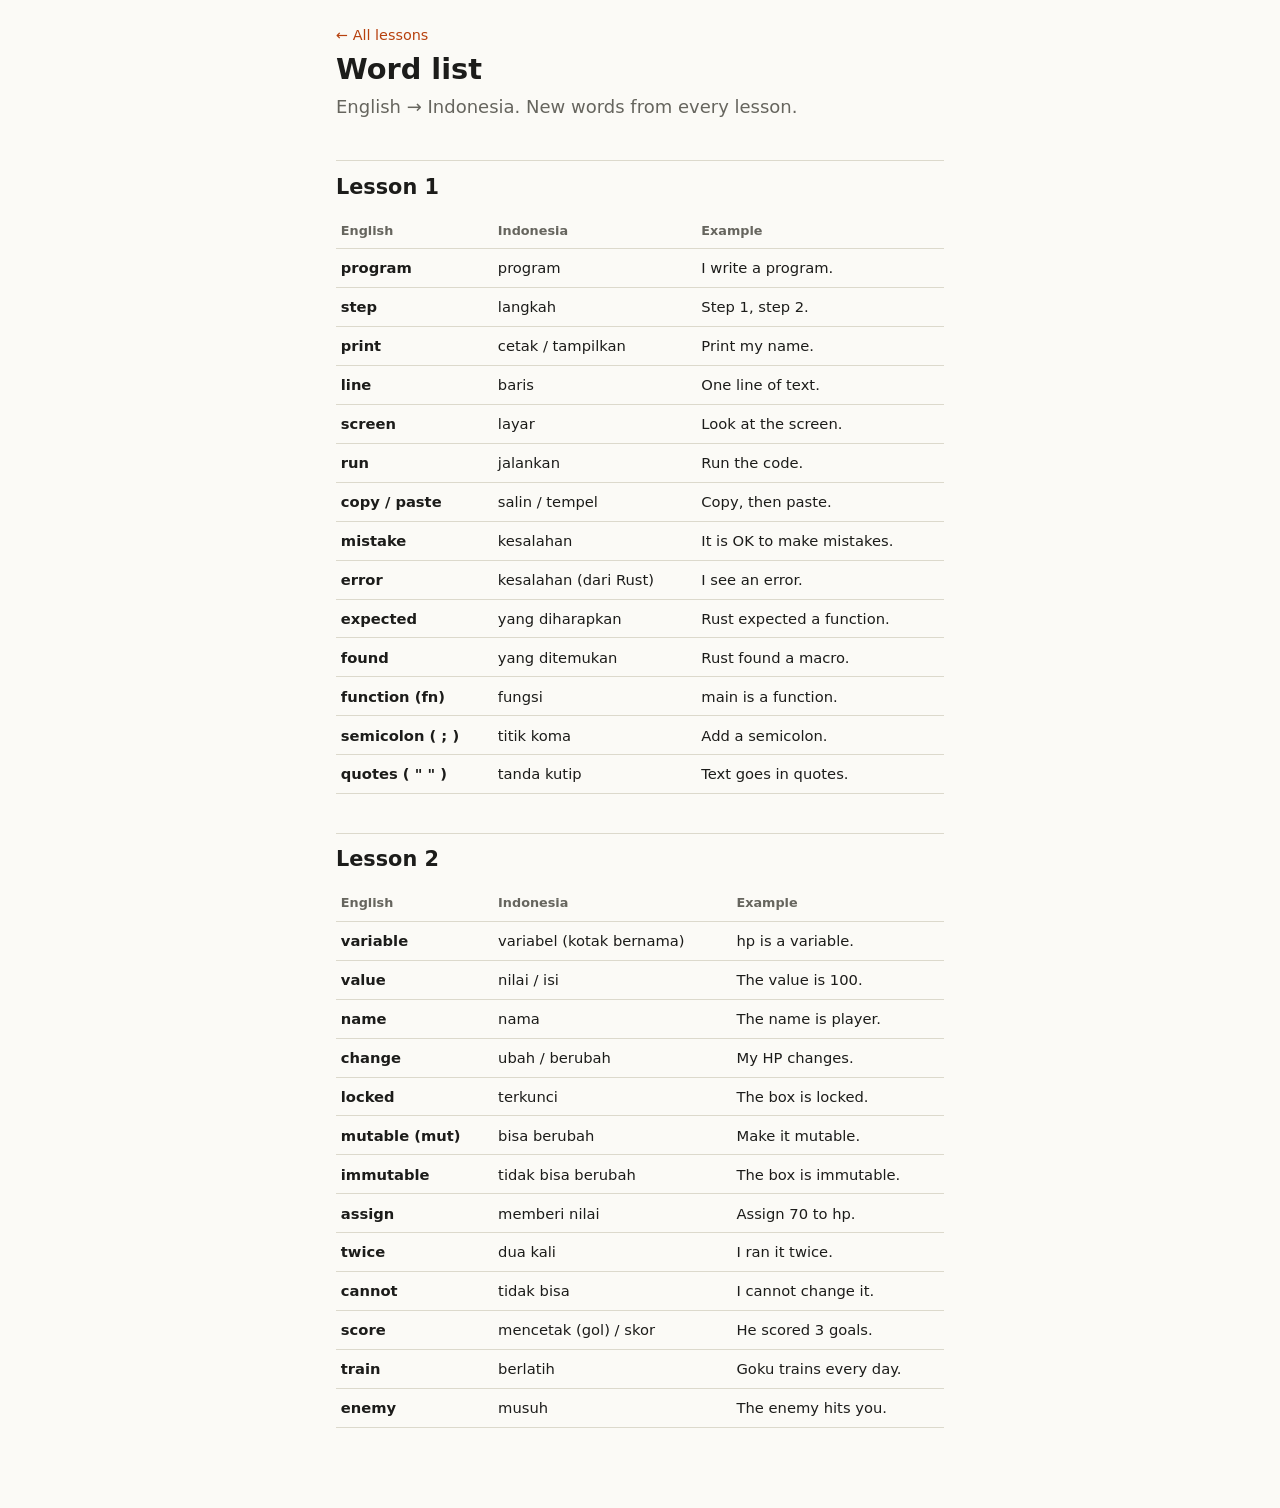
<file: reference/words.html>
<!doctype html>
<html lang="en">
<head>
<meta charset="utf-8">
<meta name="viewport" content="width=device-width, initial-scale=1">
<title>Word List</title>
<link rel="stylesheet" href="../assets/style.css">
</head>
<body>
<main>
<div class="topbar"><a href="../index.html">&larr; All lessons</a></div>
<h1>Word list</h1>
<p class="sub">English → Indonesia. New words from every lesson.</p>

<h2>Lesson 1</h2>
<table class="words">
  <tr><th>English</th><th>Indonesia</th><th>Example</th></tr>
  <tr><td>program</td><td>program</td><td>I write a program.</td></tr>
  <tr><td>step</td><td>langkah</td><td>Step 1, step 2.</td></tr>
  <tr><td>print</td><td>cetak / tampilkan</td><td>Print my name.</td></tr>
  <tr><td>line</td><td>baris</td><td>One line of text.</td></tr>
  <tr><td>screen</td><td>layar</td><td>Look at the screen.</td></tr>
  <tr><td>run</td><td>jalankan</td><td>Run the code.</td></tr>
  <tr><td>copy / paste</td><td>salin / tempel</td><td>Copy, then paste.</td></tr>
  <tr><td>mistake</td><td>kesalahan</td><td>It is OK to make mistakes.</td></tr>
  <tr><td>error</td><td>kesalahan (dari Rust)</td><td>I see an error.</td></tr>
  <tr><td>expected</td><td>yang diharapkan</td><td>Rust expected a function.</td></tr>
  <tr><td>found</td><td>yang ditemukan</td><td>Rust found a macro.</td></tr>
  <tr><td>function (fn)</td><td>fungsi</td><td>main is a function.</td></tr>
  <tr><td>semicolon ( ; )</td><td>titik koma</td><td>Add a semicolon.</td></tr>
  <tr><td>quotes ( " " )</td><td>tanda kutip</td><td>Text goes in quotes.</td></tr>
</table>

<h2>Lesson 2</h2>
<table class="words">
  <tr><th>English</th><th>Indonesia</th><th>Example</th></tr>
  <tr><td>variable</td><td>variabel (kotak bernama)</td><td>hp is a variable.</td></tr>
  <tr><td>value</td><td>nilai / isi</td><td>The value is 100.</td></tr>
  <tr><td>name</td><td>nama</td><td>The name is player.</td></tr>
  <tr><td>change</td><td>ubah / berubah</td><td>My HP changes.</td></tr>
  <tr><td>locked</td><td>terkunci</td><td>The box is locked.</td></tr>
  <tr><td>mutable (mut)</td><td>bisa berubah</td><td>Make it mutable.</td></tr>
  <tr><td>immutable</td><td>tidak bisa berubah</td><td>The box is immutable.</td></tr>
  <tr><td>assign</td><td>memberi nilai</td><td>Assign 70 to hp.</td></tr>
  <tr><td>twice</td><td>dua kali</td><td>I ran it twice.</td></tr>
  <tr><td>cannot</td><td>tidak bisa</td><td>I cannot change it.</td></tr>
  <tr><td>score</td><td>mencetak (gol) / skor</td><td>He scored 3 goals.</td></tr>
  <tr><td>train</td><td>berlatih</td><td>Goku trains every day.</td></tr>
  <tr><td>enemy</td><td>musuh</td><td>The enemy hits you.</td></tr>
</table>
</main>
</body>
</html>
</file>
<file: assets/style.css>
:root {
  --bg: #fbfaf6;
  --fg: #1c1c1a;
  --muted: #66655e;
  --rule: #dcd9cc;
  --accent: #b7410e;
  --accent-soft: #fbe4d6;
  --ok: #1f6b3a;
  --bad: #a3221b;
  --card: #f3f1e8;
  --code-bg: #f0ede1;
  --hl: #ffe9a8;
  --tr: #2f5d8a;
}
@media (prefers-color-scheme: dark) {
  :root {
    --bg: #161612;
    --fg: #ebe8dc;
    --muted: #a29f90;
    --rule: #3a392f;
    --accent: #f08a50;
    --accent-soft: #3b2418;
    --ok: #6cc48b;
    --bad: #ee7b72;
    --card: #1f1f1a;
    --code-bg: #23231d;
    --hl: #5a4a12;
    --tr: #8fbbe6;
  }
}
* { box-sizing: border-box; }
html { -webkit-text-size-adjust: 100%; }
body {
  margin: 0;
  background: var(--bg);
  color: var(--fg);
  font: 18px/1.6 system-ui, -apple-system, "Segoe UI", Roboto, sans-serif;
}
main { max-width: 40rem; margin: 0 auto; padding: 1.5rem 16px 5rem; }
h1 { font-size: 1.8rem; line-height: 1.2; margin: .3rem 0 .4rem; }
h2 { font-size: 1.3rem; margin: 2.4rem 0 .6rem; padding-top: .6rem; border-top: 1px solid var(--rule); }
h3 { font-size: 1.05rem; margin: 1.4rem 0 .4rem; }
a { color: var(--accent); }
.sub { color: var(--muted); margin: 0 0 1.2rem; }
.topbar { display: flex; justify-content: space-between; align-items: center; gap: .5rem; font-size: .9rem; }
.topbar a { text-decoration: none; }

/* translation help */
.tr-btn {
  display: inline-block;
  margin-left: .35rem;
  padding: 0 .4rem;
  font-size: .7rem;
  font-weight: 700;
  line-height: 1.5rem;
  vertical-align: middle;
  border: 1px solid var(--tr);
  color: var(--tr);
  background: transparent;
  border-radius: 999px;
  cursor: pointer;
}
.tr-text { display: block; color: var(--tr); font-size: .9rem; font-style: italic; margin-top: .15rem; }
.tr-text[hidden] { display: none; }
.tr-all {
  font: inherit; font-size: .85rem;
  border: 1px solid var(--tr); color: var(--tr); background: transparent;
  border-radius: 999px; padding: .2rem .7rem; cursor: pointer;
}

/* code */
code, pre { font-family: ui-monospace, "SF Mono", Menlo, Consolas, monospace; font-size: .85em; }
code { background: var(--code-bg); padding: .05em .3em; border-radius: 3px; }
pre {
  background: var(--code-bg);
  padding: .9rem;
  border-radius: 8px;
  overflow-x: auto;
  line-height: 1.5;
  margin: .8rem 0 .3rem;
}
pre code { background: none; padding: 0; }
.run-bar { display: flex; flex-wrap: wrap; gap: .4rem; margin: 0 0 1rem; }
.run-bar button, .run-bar a, .btn {
  font: inherit; font-size: .85rem;
  padding: .45rem .8rem;
  border-radius: 8px;
  border: 1px solid var(--accent);
  background: var(--accent);
  color: #fff;
  text-decoration: none;
  cursor: pointer;
}
.run-bar .ghost, .btn.ghost { background: transparent; color: var(--accent); }
.output {
  background: #111; color: #d9f7d0;
  border-radius: 8px; padding: .7rem .9rem;
  font-family: ui-monospace, Menlo, monospace; font-size: .85rem;
  white-space: pre-wrap; min-height: 2.6rem; margin: .4rem 0 1rem;
}
.output.err { color: #ffb4a8; }
.label { font-size: .75rem; text-transform: uppercase; letter-spacing: .05em; color: var(--muted); margin-top: .6rem; }

/* cards */
.card { background: var(--card); border: 1px solid var(--rule); border-radius: 10px; padding: .9rem 1rem; margin: 1rem 0; }
.goal { border-left: 4px solid var(--accent); background: var(--accent-soft); padding: .7rem 1rem; border-radius: 6px; }
.steps { padding-left: 1.3rem; }
.steps li { margin: .35rem 0; }
details { margin: .6rem 0; }
summary { cursor: pointer; color: var(--accent); font-weight: 600; }
svg { max-width: 100%; height: auto; display: block; margin: .8rem auto; }
svg text { font-family: system-ui, sans-serif; fill: var(--fg); }

/* code anatomy */
.anatomy { list-style: none; padding: 0; }
.anatomy li { display: flex; gap: .7rem; align-items: baseline; padding: .45rem 0; border-bottom: 1px dashed var(--rule); }
.anatomy code { flex: 0 0 auto; font-weight: 700; color: var(--accent); }

/* word list */
.words { width: 100%; border-collapse: collapse; font-size: .92rem; }
.words th, .words td { text-align: left; padding: .45rem .3rem; border-bottom: 1px solid var(--rule); vertical-align: top; }
.words th { color: var(--muted); font-weight: 600; font-size: .8rem; }
.words td:first-child { font-weight: 700; }

/* stepper */
.stepper .code-lines { background: var(--code-bg); border-radius: 8px; padding: .5rem 0; font-family: ui-monospace, Menlo, monospace; font-size: .82rem; overflow-x: auto; }
.stepper .code-lines div { padding: .1rem .8rem; white-space: pre; }
.stepper .code-lines div.now { background: var(--hl); }
.stepper .boxes { display: flex; flex-wrap: wrap; gap: .6rem; margin: .6rem 0; min-height: 1rem; }
.stepper .box { border: 2px solid var(--accent); border-radius: 8px; padding: .3rem .7rem; text-align: center; min-width: 5rem; }
.stepper .box .name { font-size: .75rem; color: var(--muted); font-family: ui-monospace, Menlo, monospace; }
.stepper .box .val { font-weight: 700; font-family: ui-monospace, Menlo, monospace; }
.stepper .box.changed { background: var(--accent-soft); }
.stepper .say { min-height: 3.2rem; margin: .5rem 0; }
.stepper .nav { display: flex; gap: .5rem; align-items: center; }
.stepper .count { color: var(--muted); font-size: .85rem; margin-left: auto; }

/* quiz */
.quiz-q { margin: 1.2rem 0; }
.quiz-q .prompt { font-weight: 600; margin: 0 0 .4rem; }
.quiz-q label {
  display: block; padding: .55rem .7rem; margin: .35rem 0;
  border: 1px solid var(--rule); border-radius: 8px; cursor: pointer;
}
.quiz-q label.right { border-color: var(--ok); color: var(--ok); font-weight: 600; }
.quiz-q label.wrong { border-color: var(--bad); color: var(--bad); }
.quiz-q input { margin-right: .4rem; }
.why.ok { color: var(--ok); }
.why.bad { color: var(--bad); }
.quiz-score { font-weight: 700; font-size: 1.1rem; margin-top: 1rem; }

/* index */
.lesson-list { list-style: none; padding: 0; }
.lesson-list li { border: 1px solid var(--rule); border-radius: 10px; margin: .6rem 0; background: var(--card); }
.lesson-list a, .lesson-list .soon { display: block; padding: .8rem 1rem; text-decoration: none; color: var(--fg); }
.lesson-list .soon { color: var(--muted); }
.lesson-list .num { color: var(--accent); font-weight: 700; margin-right: .4rem; }
.lesson-list .done { float: right; color: var(--ok); font-weight: 700; }
.next { display: flex; justify-content: space-between; margin-top: 2.5rem; }
</file>
